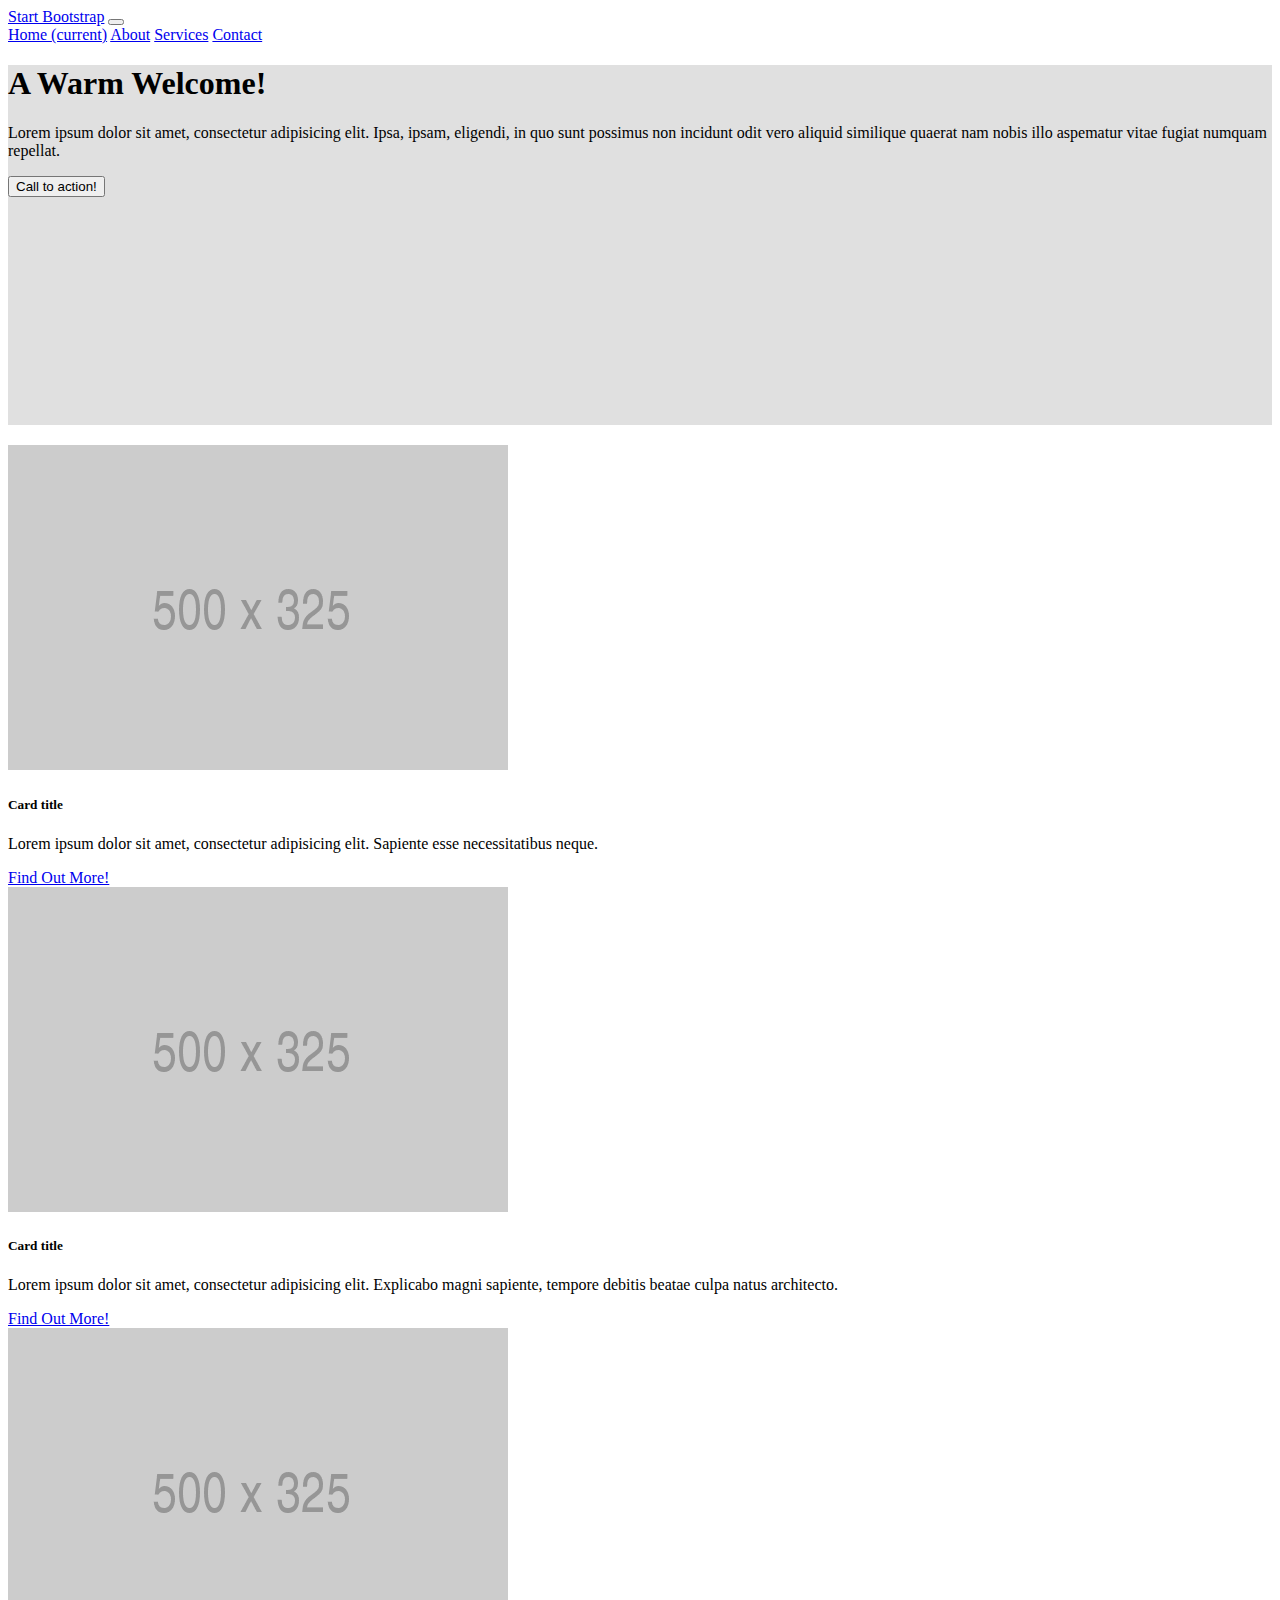
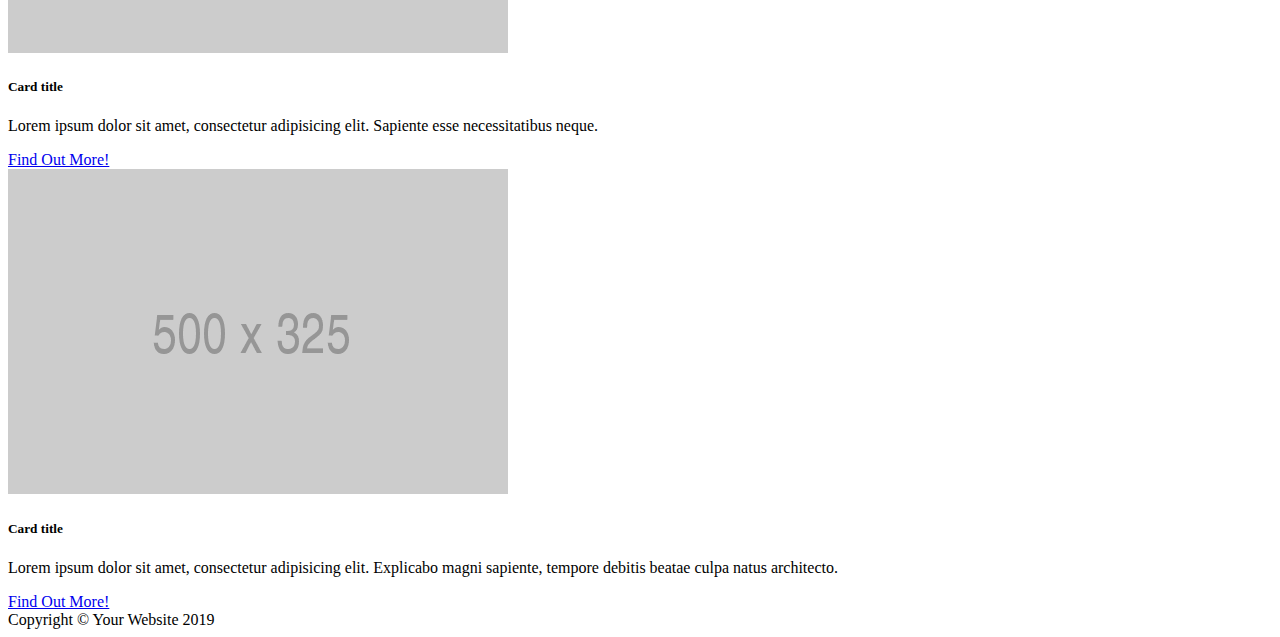
<file: index.html>
<!DOCTYPE html>
<html lang="en">
<head>
    <meta charset="UTF-8">
    <meta http-equiv="X-UA-Compatible" content="IE=edge">
    <meta name="viewport" content="width=device-width, initial-scale=1.0, shrink-to-fit=no">
    <title>Document</title>
    <link rel="stylesheet" href="https://cdn.jsdelivr.net/npm/bootstrap@4.5.3/dist/css/bootstrap.min.css" integrity="sha384-TX8t27EcRE3e/ihU7zmQxVncDAy5uIKz4rEkgIXeMed4M0jlfIDPvg6uqKI2xXr2" crossorigin="anonymous">
    <style>
    </style>
</head>
<body>  
    <header>
        <nav class="navbar navbar-expand-lg navbar-dark bg-dark">
            <div class="container pl-0 pr-0">
                <a class="navbar-brand" href="#">Start Bootstrap</a>
                <button class="navbar-toggler" type="button" data-toggle="collapse" data-target="#navbarNavAltMarkup" aria-controls="navbarNavAltMarkup" aria-expanded="false" aria-label="Toggle navigation">
                    <span class="navbar-toggler-icon"></span>
                </button>
                <div class="collapse navbar-collapse justify-content-end" id="navbarNavAltMarkup">
                    <div class="navbar-nav">
                        <a class="nav-item nav-link active" href="#">Home <span class="sr-only">(current)</span></a>
                        <a class="nav-item nav-link" href="#">About</a>
                        <a class="nav-item nav-link" href="#">Services</a>
                        <a class="nav-item nav-link" href="#">Contact</a>
                    </div>
                </div>
            </div>
        </nav>
    </header>

    <main>
        <div class="container mt-3" style="min-width: 365px;">
        <div class="row pt-sm-5 pb-sm-4 pl-2" style="background-color: rgb(224, 224, 224); min-height: 40vh;">
            <div class="col">
                <h1>A Warm Welcome!</h1>
                <p>Lorem ipsum dolor sit amet, consectetur adipisicing elit. Ipsa, ipsam, eligendi, in quo sunt possimus non incidunt odit vero aliquid similique quaerat nam nobis illo aspematur vitae fugiat numquam repellat.</p>
                <button class="btn btn-primary">Call to action!</button>
            </div>
        </div>  
        <div class="row text-center" style="margin-top: 20px;">
            <div class="card-deck">
                <div class="card">
                    <img class="card-img-top" src="assets/images/500x325.png" alt="Card image cap">
                    <div class="card-body">
                        <h5 class="card-title">Card title</h5>
                        <p class="card-text">Lorem ipsum dolor sit amet, consectetur adipisicing elit. Sapiente esse necessitatibus neque.</p>
                    </div>
                    <div class="card-footer">
                        <a href="#" class="btn btn-primary">Find Out More!</a>
                    </div>
                </div>
                <div class="card">
                    <img class="card-img-top" src="assets/images/500x325.png" alt="Card image cap">
                    <div class="card-body">
                        <h5 class="card-title">Card title</h5>
                        <p class="card-text">Lorem ipsum dolor sit amet, consectetur adipisicing elit. Explicabo magni sapiente, tempore debitis beatae culpa natus architecto.</p>
                    </div>
                    <div class="card-footer">
                        <a href="#" class="btn btn-primary">Find Out More!</a>
                    </div>
                </div>
                <div class="card">
                    <img class="card-img-top" src="assets/images/500x325.png" alt="Card image cap">
                    <div class="card-body">
                        <h5 class="card-title">Card title</h5>
                        <p class="card-text">Lorem ipsum dolor sit amet, consectetur adipisicing elit. Sapiente esse necessitatibus neque.</p>
                    </div>
                    <div class="card-footer">
                        <a href="#" class="btn btn-primary">Find Out More!</a>
                    </div>
                </div>
                <div class="card">
                    <img class="card-img-top" src="assets/images/500x325.png" alt="Card image cap">
                    <div class="card-body">
                        <h5 class="card-title">Card title</h5>
                        <p class="card-text">Lorem ipsum dolor sit amet, consectetur adipisicing elit. Explicabo magni sapiente, tempore debitis beatae culpa natus architecto.</p>
                    </div>
                    <div class="card-footer">
                        <a href="#" class="btn btn-primary">Find Out More!</a>
                    </div>
                </div>
            </div>
        </div>    
    </div></main>
    <footer>
        <div class="footer-copyright text-center text-white bg-dark py-4 mt-3">Copyright © Your Website 2019
        </div>
    </footer>

    <script src="https://code.jquery.com/jquery-3.5.1.slim.min.js" integrity="sha384-DfXdz2htPH0lsSSs5nCTpuj/zy4C+OGpamoFVy38MVBnE+IbbVYUew+OrCXaRkfj" crossorigin="anonymous"></script>
    <script src="https://cdn.jsdelivr.net/npm/bootstrap@4.5.3/dist/js/bootstrap.bundle.min.js" integrity="sha384-ho+j7jyWK8fNQe+A12Hb8AhRq26LrZ/JpcUGGOn+Y7RsweNrtN/tE3MoK7ZeZDyx" crossorigin="anonymous"></script>    
</body>
</html>
</file>
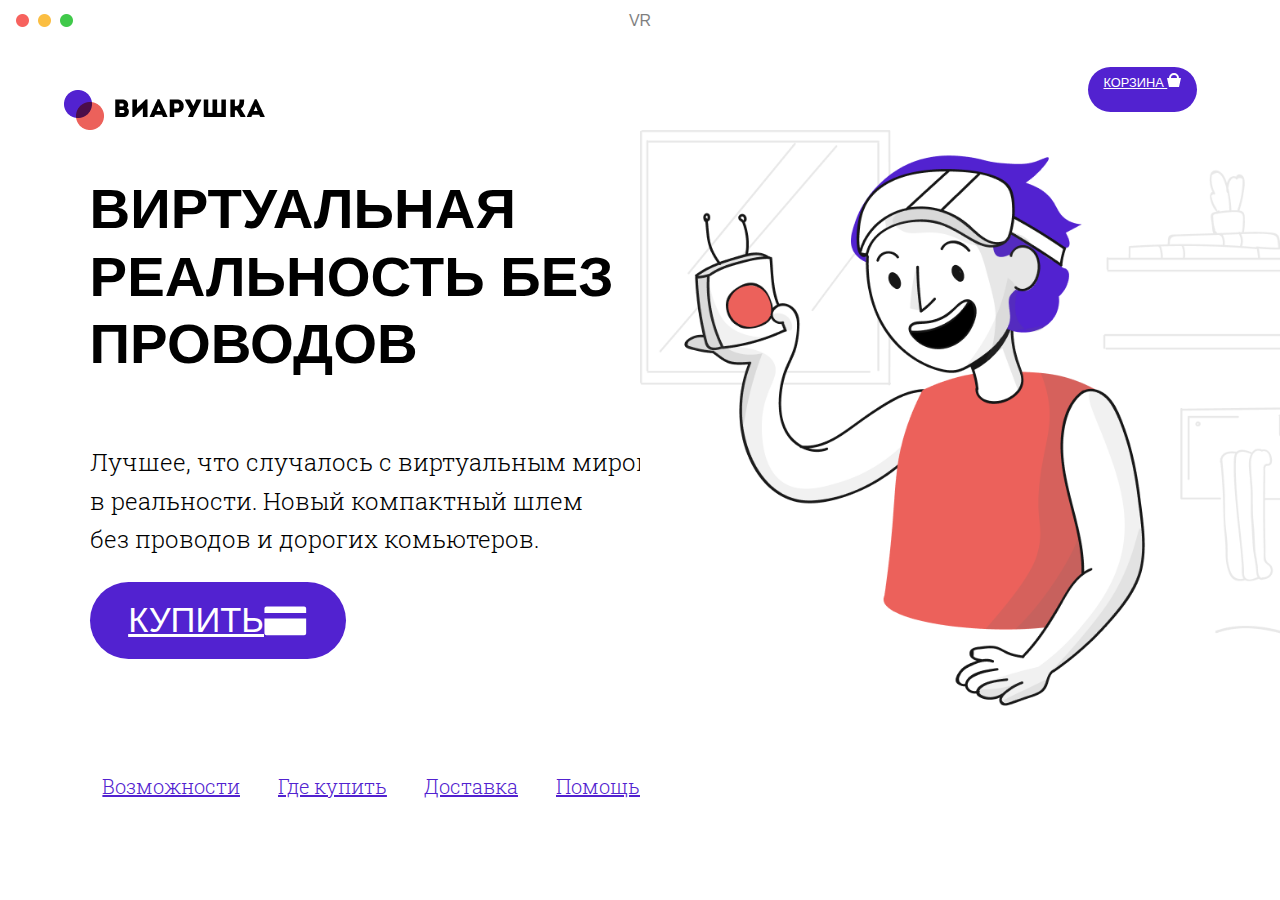
<file: bem/index.html>
<!DOCTYPE html>
<html lang="en">
<head>
    <meta charset="UTF-8">
    <meta http-equiv="X-UA-Compatible" content="IE=edge">
    <meta name="viewport" content="width=device-width, initial-scale=1.0, shrink-to-fit=no">
    <title>Document</title>
    <link rel="stylesheet" href="normalize.css">
    <link rel="stylesheet" href="style.css">
    <link rel="stylesheet" href="https://cdn.jsdelivr.net/npm/bootstrap@4.5.3/dist/css/bootstrap.min.css" integrity="sha384-TX8t27EcRE3e/ihU7zmQxVncDAy5uIKz4rEkgIXeMed4M0jlfIDPvg6uqKI2xXr2" crossorigin="anonymous">
    <link href="https://fonts.googleapis.com/css2?family=Cormorant+Garamond&family=Inter&family=Merriweather&family=Roboto+Slab&display=swap" rel="stylesheet">
    
</head>
<body>
    <div class="container-fluid">
        <header class="header">
            <div class="header_browser">
                <p class="header_browser__title">VR</p>
            </div>
        </header>

        <main class="content">
            <div class="content_logo">
                <img src="assets/images/logo.png" alt="logo" class="content_logo__img">
            </div>
    
            <div class="content_basket">
                <a href="#" class="content_basket__button">Корзина  </a>
                <img src="assets/images/ico.svg" alt="basket" class="content_basket__img">
            </div>

            <div class="content_hamburger-menu">
                <nav class="navbar navbar-expand-lg navbar-light">
                    <button class="navbar-toggler" type="button" data-toggle="collapse" data-target="#navbarSupportedContent" aria-controls="navbarSupportedContent" aria-expanded="false" aria-label="Toggle navigation">
                        <span class="navbar-toggler-icon"></span>
                    </button>
                    <div class="collapse navbar-collapse" id="navbarSupportedContent">
                        <ul class="navbar-nav mr-auto">
                            <li class="nav-item">
                                <a class="nav-link" href="#">Возможности</a>
                            </li>
                            <li class="nav-item">
                                <a class="nav-link" href="#">Где купить</a>
                            </li>
                            <li class="nav-item">
                                <a class="nav-link" href="#">Доставка</a>
                            </li>
                            <li class="nav-item">
                                <a class="nav-link" href="#">Помощь</a>
                            </li>
                        </ul>
                    </div>
                </nav>
            </div>
            <div class="virtual_reality">
                <h1 class="virtual_reality__title">Виртуальная реальность без проводов</h1>
                <p class="virtual_reality__text">Лучшее, что случалось с виртуальным миром в реальности. Новый компактный шлем без проводов и дорогих комьютеров.</p>
                <div class="virtual_reality__button">
                    <a href="#" class="virtual_reality__link">Купить  </a>
                    <img src="assets/images/ico_card.svg" alt="basket">
                </div>
            </div>
            
            <div class="content_background">
                <img src="assets/images/pic.png" alt="content_background__image" class="content_background__image">
            </div>

            <div class="content_menu">
                <nav class="content_menu__nav">
                    <a href="features.html" class="content_menu__link">Возможности</a>
                    <a href="" class="content_menu__link">Где купить</a>
                    <a href="" class="content_menu__link">Доставка</a>
                    <a href="" class="content_menu__link">Помощь</a>
                </nav>
            </div>
        </main>
    </div>

    <script src="https://code.jquery.com/jquery-3.5.1.slim.min.js" integrity="sha384-DfXdz2htPH0lsSSs5nCTpuj/zy4C+OGpamoFVy38MVBnE+IbbVYUew+OrCXaRkfj" crossorigin="anonymous"></script>
    <script src="https://cdn.jsdelivr.net/npm/bootstrap@4.5.3/dist/js/bootstrap.bundle.min.js" integrity="sha384-ho+j7jyWK8fNQe+A12Hb8AhRq26LrZ/JpcUGGOn+Y7RsweNrtN/tE3MoK7ZeZDyx" crossorigin="anonymous"></script>    
</body>
</html>
</file>
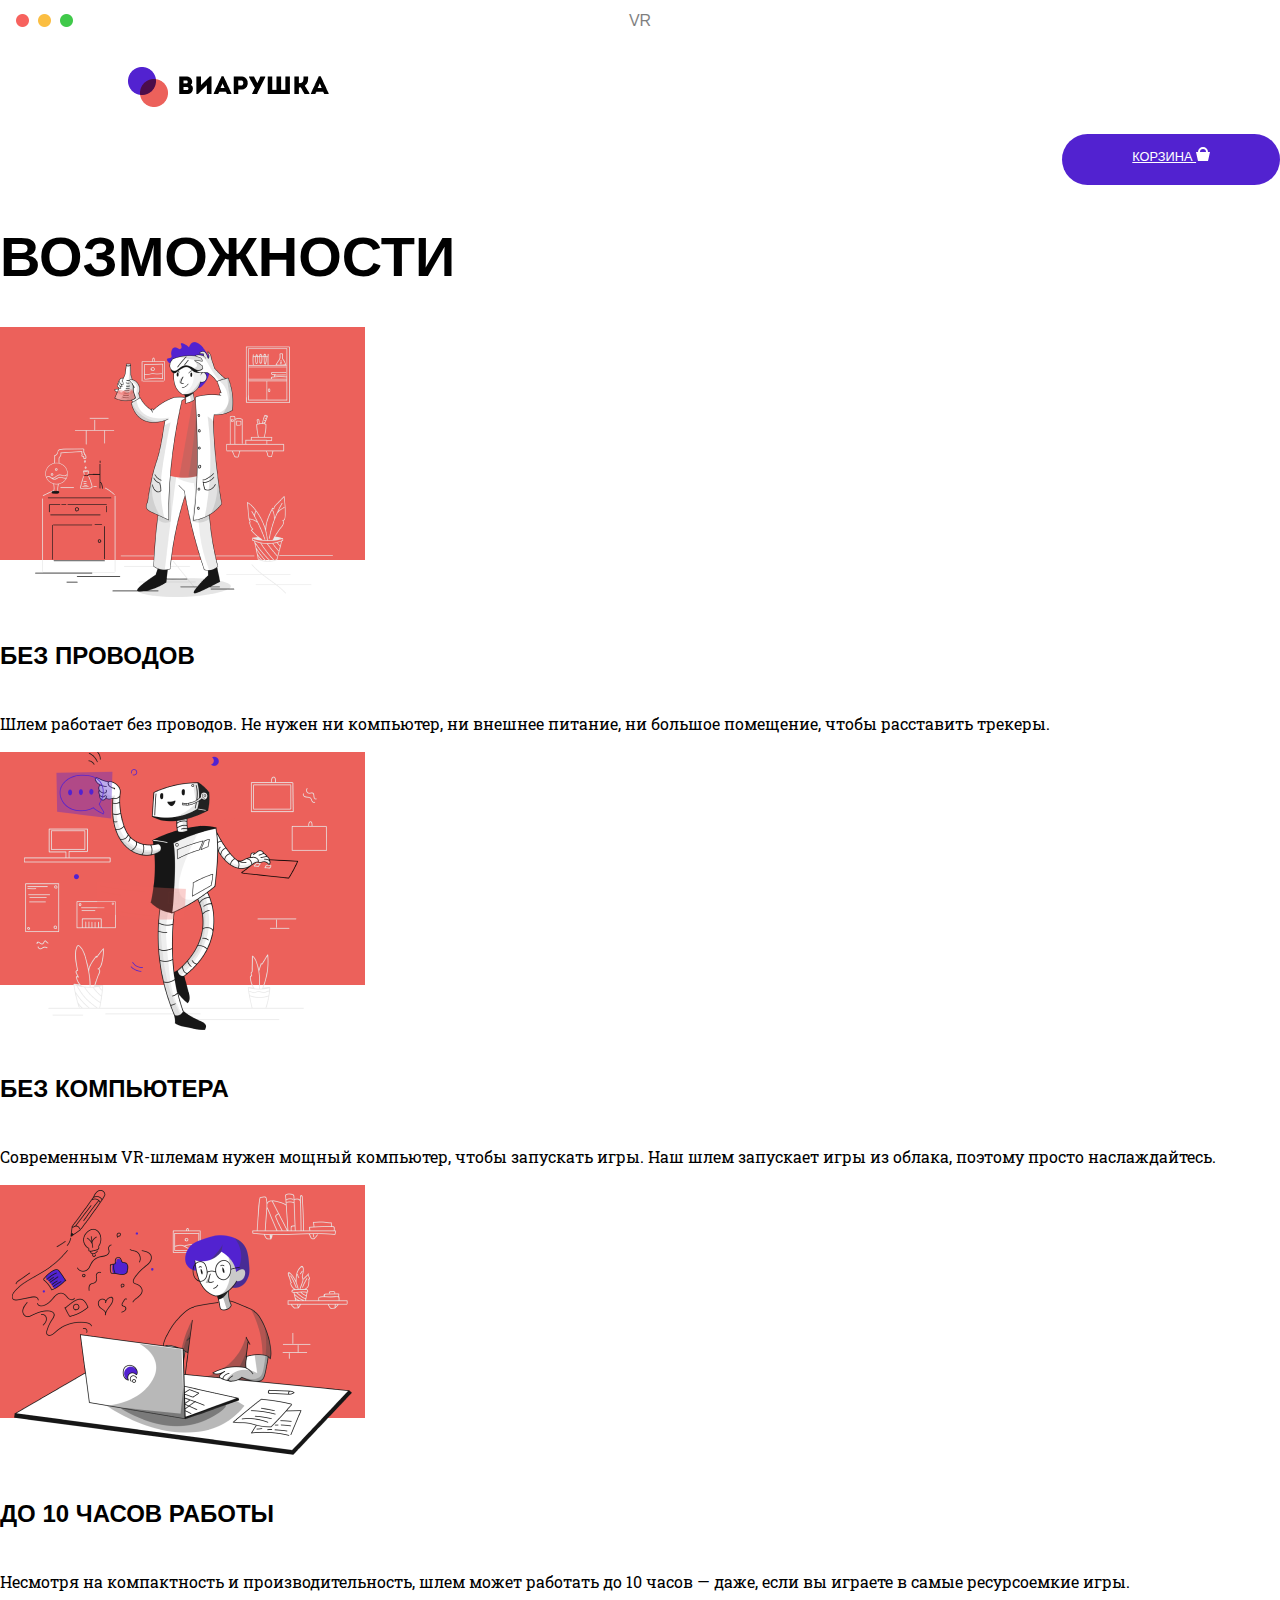
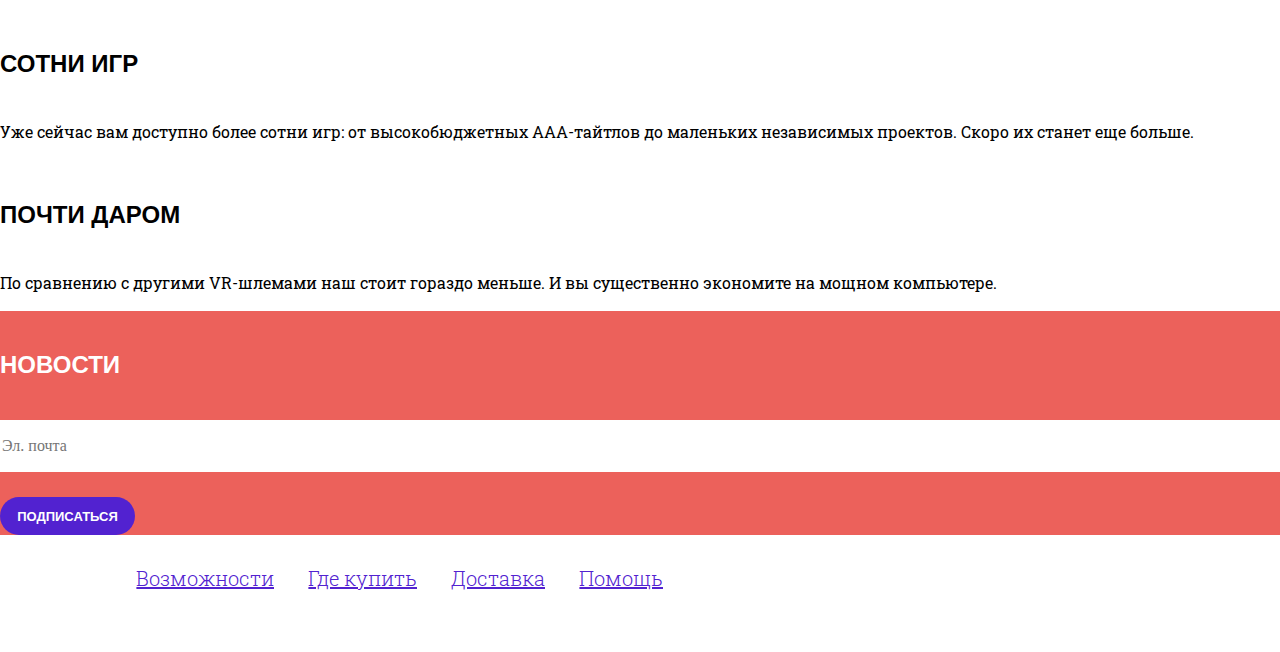
<file: bem/features.html>
<!DOCTYPE html>
<html lang="en">
<head>
    <meta charset="UTF-8">
    <meta http-equiv="X-UA-Compatible" content="IE=edge">
    <meta name="viewport" content="width=device-width, initial-scale=1.0, shrink-to-fit=no">
    <title>Document</title>
    <link rel="stylesheet" href="normalize.css">
    <link rel="stylesheet" href="style.css">
    <link rel="stylesheet" href="features.css">
    <link rel="stylesheet" href="https://cdn.jsdelivr.net/npm/bootstrap@4.5.3/dist/css/bootstrap.min.css" integrity="sha384-TX8t27EcRE3e/ihU7zmQxVncDAy5uIKz4rEkgIXeMed4M0jlfIDPvg6uqKI2xXr2" crossorigin="anonymous">
    <link href="https://fonts.googleapis.com/css2?family=Cormorant+Garamond&family=Inter&family=Merriweather&family=Roboto+Slab&display=swap" rel="stylesheet">
    <link rel="stylesheet" href="https://stackpath.bootstrapcdn.com/font-awesome/4.7.0/css/font-awesome.min.css">
    
</head>
<body>
    <header class="header">
        <div class="header_browser">
            <p class="header_browser__title">VR</p>
        </div>
    </header>
    <main>
        <div class="container-fluid">
            <div class="row">
                <div class="col-lg-3 hamburger-menu">
                    <nav class="navbar navbar-expand-lg navbar-light">
                        <button class="navbar-toggler" type="button" data-toggle="collapse" data-target="#navbarSupportedContent" aria-controls="navbarSupportedContent" aria-expanded="false" aria-label="Toggle navigation">
                            <span class="navbar-toggler-icon"></span>
                        </button>
                        <div class="collapse navbar-collapse" id="navbarSupportedContent">
                            <ul class="navbar-nav mr-auto">
                                <li class="nav-item">
                                    <a class="nav-link" href="#">Возможности</a>
                                </li>
                                <li class="nav-item">
                                    <a class="nav-link" href="#">Где купить</a>
                                </li>
                                <li class="nav-item">
                                    <a class="nav-link" href="#">Доставка</a>
                                </li>
                                <li class="nav-item">
                                    <a class="nav-link" href="#">Помощь</a>
                                </li>
                            </ul>
                        </div>
                    </nav>
                </div>
                <div class="col-5">
                    <div class="content_logo">
                        <img src="assets/images/logo.png" alt="logo">
                    </div>
                </div>
                <div class="col-6">
                    <div class="content_basket">
                        <a href="#" class="content_basket__button">Корзина  </a>
                        <img src="assets/images/ico.svg" alt="basket" class="content_basket__img">
                    </div>
                </div>
                
                
            </div>
        </div>

        <div class="container">  
            <h1 class="container__title">Возможности</h1>
            <div class="row features">
                <div class="col-lg-4 col-sm-12">
                    <div class="card-body">
                    <img class="card-img-top" src="assets/images/Illustration_4.png" alt="Card image cap">
                        <div class="card-body">
                            <h5 class="card-title features__title">Без проводов</h5>
                            <p class="card-text features__text">Шлем работает без проводов. Не нужен ни компьютер, ни внешнее питание, ни большое помещение, чтобы расставить трекеры.</p>
                        </div>
                    </div>
                </div>

                <div class="col-lg-4 col-sm-12"><div class="card-body">
                    <img class="card-img-top" src="assets/images/Illustration_2.png" alt="Card image cap">
                        <div class="card-body">
                            <h5 class="card-title">Без компьютера</h5>
                            <p class="card-text">Современным VR-шлемам нужен мощный компьютер, чтобы запускать игры. Наш шлем запускает игры из облака, поэтому просто наслаждайтесь.</p>
                        </div>
                    </div>
                </div>

                <div class="col-lg-4 col-sm-12">
                    <div class="card-body">
                    <img class="card-img-top" src="assets/images/Illustration_9.png" alt="Card image cap">
                        <div class="card-body">
                            <h5 class="card-title">До 10 часов работы</h5>
                            <p class="card-text">Несмотря на компактность и производительность, шлем может работать до 10 часов — даже, если вы играете в самые ресурсоемкие игры.</p>
                        </div>
                    </div>
                </div>
            </div>
            
            <div class="row">
                <div class="col-lg-4 col-sm-12">
                    <div class="card-body">
                        <div class="card-body">
                            <h5 class="card-title">Сотни игр</h5>
                            <p class="card-text">Уже сейчас вам доступно более сотни игр: от высокобюджетных ААА-тайтлов до маленьких независимых проектов. Скоро их станет еще больше.</p>
                        </div>
                    </div>
                </div>
                <div class="col-lg-4 col-sm-12">    
                    <div class="card-body">
                        <div class="card-body">
                            <h5 class="card-title">Почти даром</h5>
                            <p class="card-text">По сравнению с другими VR-шлемами наш стоит гораздо меньше. И вы существенно экономите на мощном компьютере.</p>
                        </div>
                    </div>
                </div>
                <div class="col-lg-4 col-sm-12">    
                    <div class="card-body">
                        <div class="card-body subscribe">
                            <h5 class="card-title subscribe__title">Новости</h5>
                            <input type="text" class="subscribe__contact" placeholder="Эл. почта">
                                <button class="subscribe_button">Подписаться</button>
                        </div>
                    </div>  
                </div>
            </div>
        </div>
    </main>
    <footer class="footer">
        <nav class="footer__menu">
            <a href="" class="footer__menu-link">Возможности</a>
            <a href="" class="footer__menu-link">Где купить</a>
            <a href="" class="footer__menu-link">Доставка</a>
            <a href="" class="footer__menu-link">Помощь</a>
        </nav> 
    </footer>
    <script src="https://code.jquery.com/jquery-3.5.1.slim.min.js" integrity="sha384-DfXdz2htPH0lsSSs5nCTpuj/zy4C+OGpamoFVy38MVBnE+IbbVYUew+OrCXaRkfj" crossorigin="anonymous"></script>
    <script src="https://cdn.jsdelivr.net/npm/bootstrap@4.5.3/dist/js/bootstrap.bundle.min.js" integrity="sha384-ho+j7jyWK8fNQe+A12Hb8AhRq26LrZ/JpcUGGOn+Y7RsweNrtN/tE3MoK7ZeZDyx" crossorigin="anonymous"></script>    
</body>
</html>
</file>
<file: bem/style.css>
@font-face {
    font-family: 'Helvetica';
    src: url("assets/fonts/Helvetica/helvetica_cyr_oblique.ttf") format("ttf");
    font-weight: 400;
    font-style: normal;
}

@font-face {
    font-family: 'Intro';
    src: url("assets/fonts/Intro/IntroDemo-BlackCAPS.otf") format("otf");
    font-weight: 400;
    font-style: normal;
}

* {
    scroll-behavior: smooth;
    overflow-x: hidden;
}

.header {
    width: 100vw;
}

.header_browser {
    background-image: url(assets/images/browser.png);
    background-repeat: no-repeat;
    height: 40px;
    text-align: center;
}

.header_browser__title {
    font-family: 'Helvetica';
    font-size: 16px;
    line-height: 100%;
    opacity: 0.5;
    margin: 0;
    padding-top: 1%;
}

.content {
    display: grid;
    grid-template-areas: "logo basket"
        "virtual_reality image_background"
        "menu image_background";
    grid-template-columns: 1fr 1fr;
    grid-template-rows: 10vh 1fr 10vh;
    min-height: 90vh;
    width: 100vw;
}

.content_logo {
    grid-area: logo;
    display: flex;
    align-items: flex-end;
    padding-left: 10%;
}

.content_basket {
    grid-area: basket;
    background-color: #5222D0;
    border-radius: 100px;
    width: 17%;
    height: 3vw;
    text-align: center;
    margin-top: 3vh;
    padding-top: 1%;
    margin-left: 70%;
}

.content_basket__button {
    font-family: 'Intro', sans-serif;
    font-size: 1vw;
    line-height: 13px;
    color: #FFFFFF;
    text-transform: uppercase;
}

.virtual_reality {
    grid-area: virtual_reality;
}

.virtual_reality__title {
    font-family: 'Intro', sans-serif;
    font-weight: 800;
    font-size: 4.4vw;
    line-height: 120%;
    text-transform: uppercase;
    margin-left: 7vw;
    margin-top: 5vh;
    width: 90%;
    min-height: 18vw;
}

.virtual_reality__text {
    font-family: 'Roboto Slab';
    font-style: normal;
    font-weight: 300;
    font-size: 1.5em;
    line-height: 160%;
    margin-left: 7vw;
    width: 90%;
}

.virtual_reality__button {
    margin-left: 7vw;
    width: 20vw;
    height: 6vw;
    background: #5222D0;
    border-radius: 100px;
    text-transform: uppercase;
    display: flex;
    align-items: center;
    justify-content: center;
}

.virtual_reality__link {
    font-family: 'Intro', sans-serif;
    font-size: 2.7vw;
    color: #FFFFFF;
}

.content_background {
    grid-area: image_background;
}

.content_background__image {
    width: 100%;
    height: 45vw;
}

.content_menu__nav {
    display: flex;
    justify-content: space-between;
    grid-area: menu;
    margin-left: 8vw;
    margin-top: 10px;
}

.content_menu__link {
    font-family: 'Roboto Slab';
    font-weight: 300;
    font-size: 20px;
    line-height: 160%;
    color: #5222D0;
}

.content_hamburger-menu {
    display: none;
    grid-area: hamburger-menu;
}

@media screen and (min-width: 768px) and (max-width:1023px) {
    * {
        scroll-behavior: smooth;
        overflow-x: hidden;
    }

    .content_background {
        display: none;
    }

    .content {
        display: grid;
        grid-template-areas: "logo basket"
            "virtual_reality virtual_reality"
            "menu menu";
        grid-template-columns: 1fr 1fr;
        grid-template-rows: 15vh 1fr 15vh;
        min-height: 100vh;
        width: 100vw;
    }

    .virtual_reality {
        min-height: 80%;
        background-image: url(assets/images/pic.png);
        background-repeat: no-repeat;
        background-size: 60%;
        background-position-x: right;
    }

    .virtual_reality__title {
        margin-left: 7vw;
        margin-top: 20vh;
        width: 60%;
        min-height: 18vw;
    }

    .virtual_reality__text {
        font-size: 2em;
        line-height: 160%;
        margin-left: 7vw;
        width: 70%;
    }

    .content_logo__img {
        width: 40vw;
    }

    .content_basket__button {
        display: none;
    }

    .content_basket {
        margin-bottom: 10px;
        margin-left: -20px;
        padding-top: 0;
        width: 7vw;
        height: 7vw;
        padding-top: 10px;
    }

    .content_basket__img {
        width: 50%;
        height: 50%;
    }

    .content_menu {
        width: 90vw;
    }

    .content_menu__nav {
        display: flex;
        justify-content: space-between;
        flex-wrap: wrap;
    }

    .content_menu__link {
        font-size: 2em;
    }
}

@media screen and (max-width: 767px) {
    * {
        scroll-behavior: smooth;
        overflow-x: hidden;
    }

    .content_hamburger-menu {
        display: block;
        position: fixed;
    }

    .content_menu {
        display: none;
    }

    .content_background {
        display: none;
    }

    .content {
        display: grid;
        grid-template-areas: "logo basket"
            "virtual_reality virtual_reality";
        grid-template-columns: 1fr 15vw;
        grid-template-rows: 15vh 1fr;
        min-height: 100vh;
        width: 100vw;
    }

    .virtual_reality {
        min-height: 80%;
        background-image: url(assets/images/pic.png);
        background-repeat: no-repeat;
        background-size: 60%;
        background-position-x: right;
    }

    .virtual_reality__title {
        margin-left: 7vw;
        margin-top: 20vh;
        width: 60%;
        min-height: 18vw;
    }

    .virtual_reality__text {
        font-size: 2em;
        line-height: 160%;
        margin-left: 7vw;
        width: 75%;
    }

    .content_basket__button {
        display: none;
    }

    .content_logo {
        display: flex;
        justify-content: center;
        align-items: center;
    }

    .content_logo__img {
        width: 40vw;
    }

    .content_basket {
        margin-bottom: 10px;
        margin-left: -20px;
        padding-top: 0;
        width: 7vw;
        height: 7vw;
        padding-top: 10px;
    }

    .content_basket__img {
        width: 50%;
        height: 50%;
    }
}
</file>
<file: bem/features.css>
.container {
    padding-left: 0;
    padding-right: 0;
}

.container-fluid {
    min-height: 15vh;
}

.content_logo {
    margin-top: 3vh;
}

.content_basket {
    margin-left: auto;
}

.container__title {
    font-family: 'Intro', sans-serif;
    font-weight: 600;
    font-size: 3.5em;
    line-height: 120%;
    text-transform: uppercase;
}

.features {
    margin-top: 20px;
}

.card-title {
    text-transform: uppercase;
    font-family: 'Intro ', sans-serif;
    font-style: normal;
    font-weight: 600;
    font-size: 1.5em;
    line-height: 120%;
}

.card-text {
    font-family: 'Roboto Slab', sans-serif;
    font-style: normal;
    font-size: 1em;
    line-height: 160%;
}

.subscribe {
    background-color: #EC615B;
}

.subscribe__title {
    color: white;
}

.subscribe__contact {
    width: 100%;
    height: 50px;
    border: none;
}

.subscribe_button {
    background-color: #5222D0;
    border-radius: 100px;
    width: 135px;
    min-height: 38px;
    border: none;
    text-align: center;
    font-family: 'Intro', sans-serif;
    font-size: 13px;
    line-height: 13px;
    font-weight: 600;
    color: #FFFFFF;
    text-transform: uppercase;
    margin-top: 25px;
}

.hamburger-menu {
    display: none;
}

.footer {
    min-height: 10vh;
    width: 100vw;
    margin-top: 3vh;
}

.footer__menu {
    display: flex;
    justify-content: flex-start;
    grid-area: menu;
    margin-left: 8vw;
}

.footer__menu-link {
    font-family: 'Roboto Slab';
    font-weight: 300;
    font-size: 20px;
    line-height: 160%;
    padding-left: 34px;
    color: #5222D0;
}

@media screen and (max-width: 991px) {
    .footer {
        display: none;
    }

    .hamburger-menu {
        display: block;
        position: absolute;
        left: 0;
    }
}
</file>
